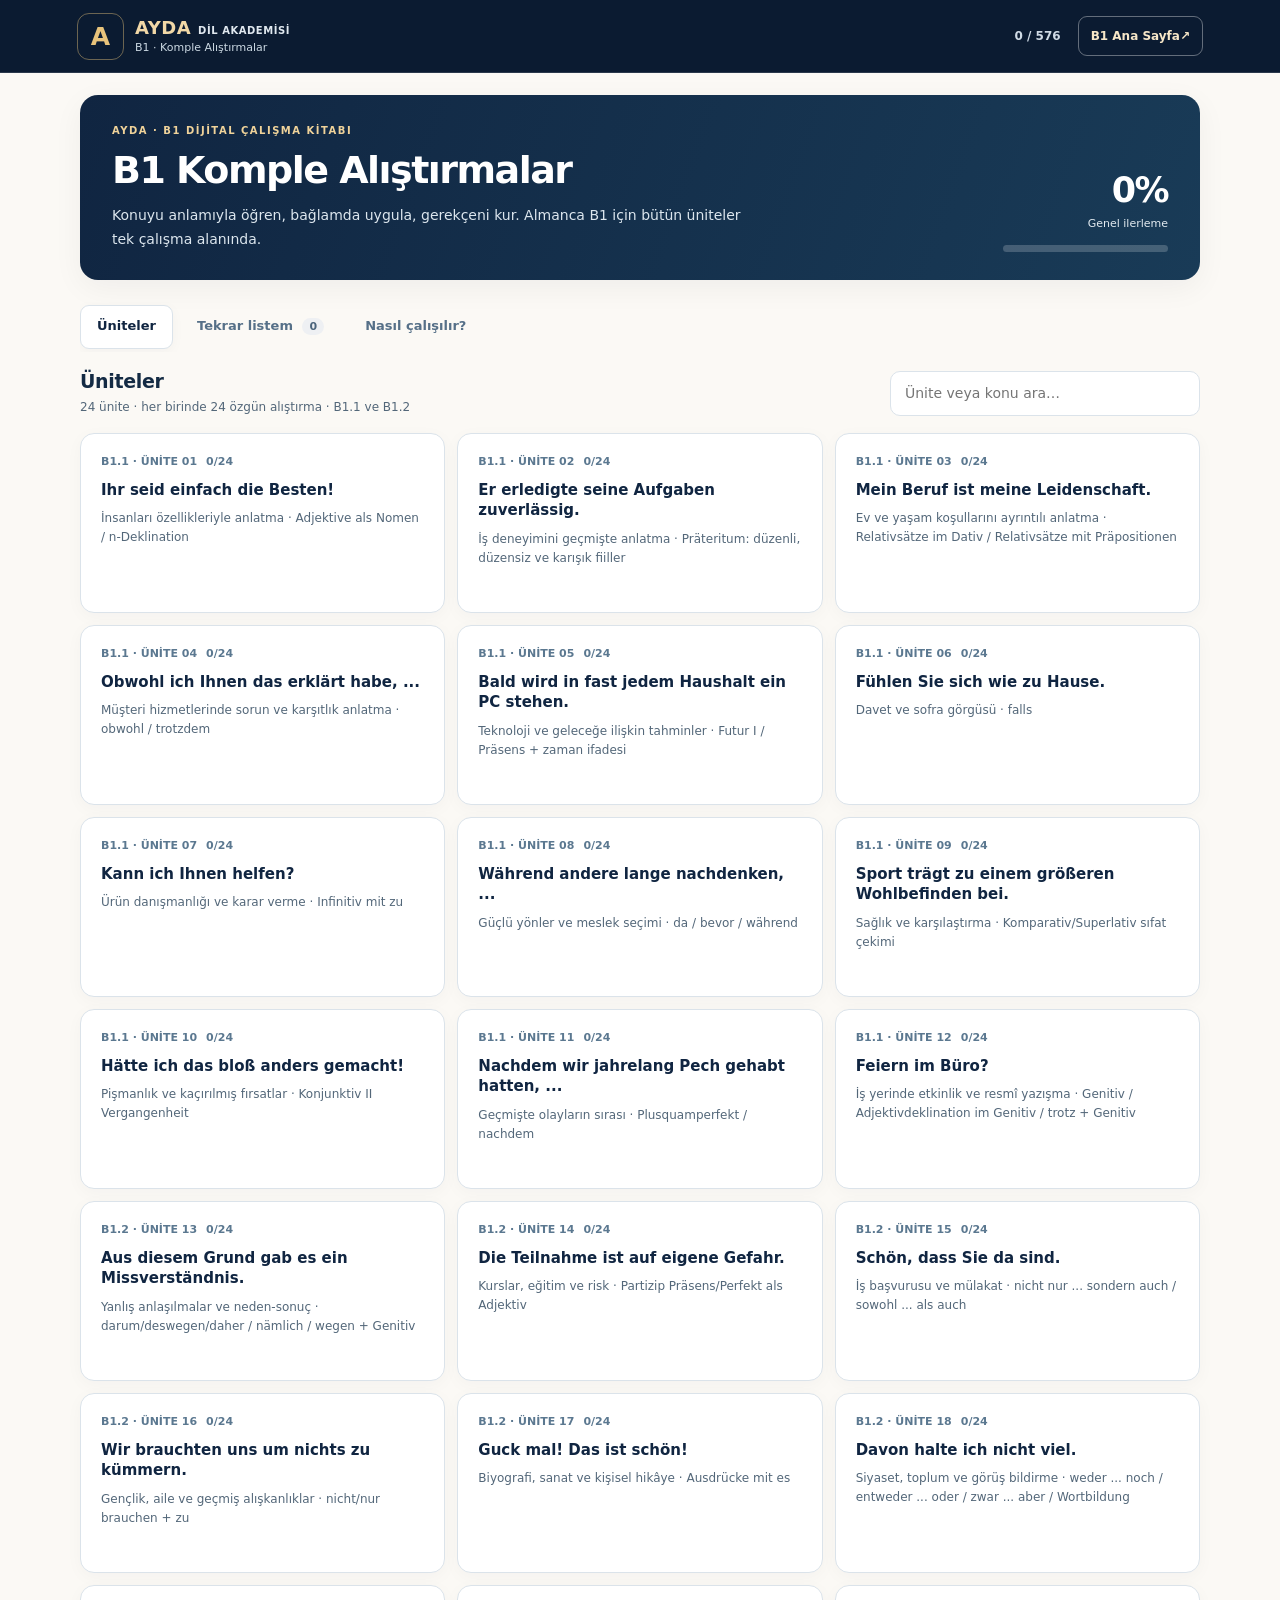
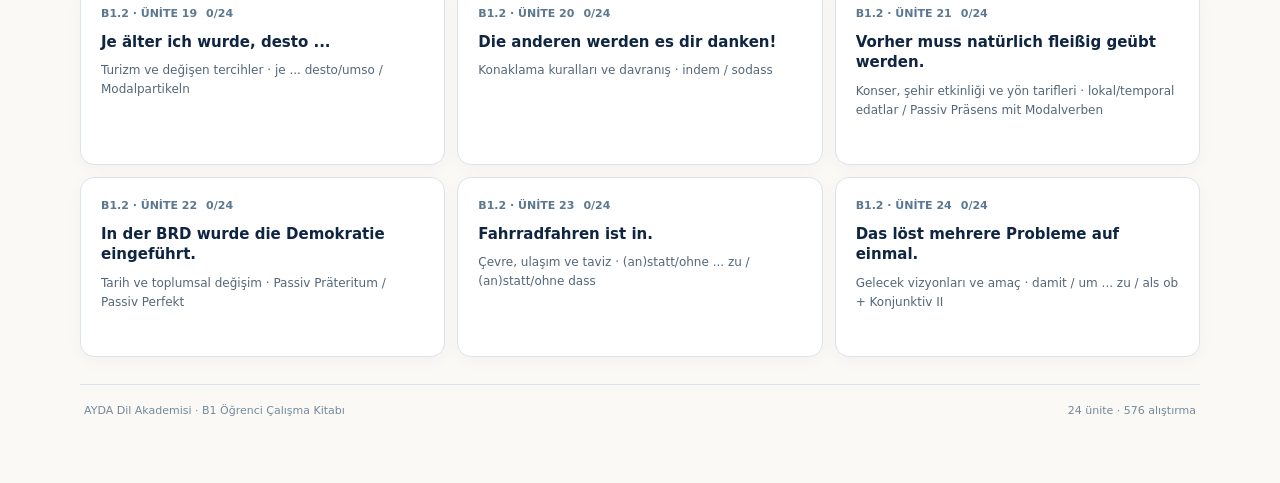
<file: express/index.html>
<!doctype html>
<html lang="tr">
<head>
<meta charset="utf-8">
<meta name="viewport" content="width=device-width, initial-scale=1, viewport-fit=cover">
<meta name="theme-color" content="#0b1b31">
<meta name="description" content="AYDA Dil Akademisi B1 Komple Alıştırmalar: 24 ünite, 576 özgün soru, Türkçe gramer açıklamaları, okuma ve yazma, cevap kontrolü ve tekrar.">
<meta property="og:title" content="AYDA B1 Komple Alıştırmalar">
<meta property="og:description" content="B1 seviyesinde 24 ünite, 576 özgün çalışma ve açıklamalı cevaplar.">
<link rel="icon" href="../favicon.svg" type="image/svg+xml">
<link rel="stylesheet" href="./express.css">
<title>AYDA B1 Komple Alıştırmalar | Öğrenci Çalışma Kitabı</title>
<script defer src="./course-data.js"></script>
<script defer src="./express.js"></script>
</head>
<body>
<a class="skip-link" href="#content">İçeriğe geç</a>
<header class="masthead">
 <div class="mast-inner">
  <a href="../" class="brand" aria-label="AYDA B1 ana sayfası">
   <span class="brand-initial">A</span>
   <span><strong>AYDA <em>DİL AKADEMİSİ</em></strong><small>B1 · Komple Alıştırmalar</small></span>
  </a>
  <div class="mast-right"><span id="globalCounter" aria-label="Tamamlanan sorular">0 / 576</span><a class="back-link" href="../">B1 Ana Sayfa <span aria-hidden="true">↗</span></a></div>
 </div>
</header>
<main id="content" class="container">
 <section class="hero" aria-labelledby="book-title">
  <div class="eyebrow">AYDA · B1 DİJİTAL ÇALIŞMA KİTABI</div>
  <div class="hero-inner">
   <div><h1 id="book-title">B1 Komple Alıştırmalar</h1><p>Konuyu anlamıyla öğren, bağlamda uygula, gerekçeni kur. Almanca B1 için bütün üniteler tek çalışma alanında.</p></div>
   <div class="hero-progress"><strong id="heroPercent">0%</strong><span>Genel ilerleme</span><div class="progress-track"><span id="heroBar"></span></div></div>
  </div>
 </section>
 <nav class="tabs" aria-label="Kitap bölümleri">
  <button type="button" class="tab is-active" data-tab="units" aria-current="page">Üniteler</button>
  <button type="button" class="tab" data-tab="review">Tekrar listem <span id="reviewCount">0</span></button>
  <button type="button" class="tab" data-tab="help">Nasıl çalışılır?</button>
 </nav>
 <div id="app" aria-live="polite"><div class="message-card">B1 üniteleri yükleniyor…</div></div>
 <footer class="foot"><span>AYDA Dil Akademisi · B1 Öğrenci Çalışma Kitabı</span><span>24 ünite · 576 alıştırma</span></footer>
</main>
<dialog id="videoModal" aria-label="Ders videosu" class="video-modal">
 <div class="video-top"><strong id="videoTitle">Ders videosu</strong><button type="button" id="closeVideo" aria-label="Videoyu kapat">✕</button></div>
 <div id="videoContainer"></div>
</dialog>
<div id="toast" class="toast" role="status" aria-live="polite"></div>
<noscript>Bu alıştırma kitabını kullanmak için JavaScript'i etkinleştirin.</noscript>
</body>
</html>
</file>
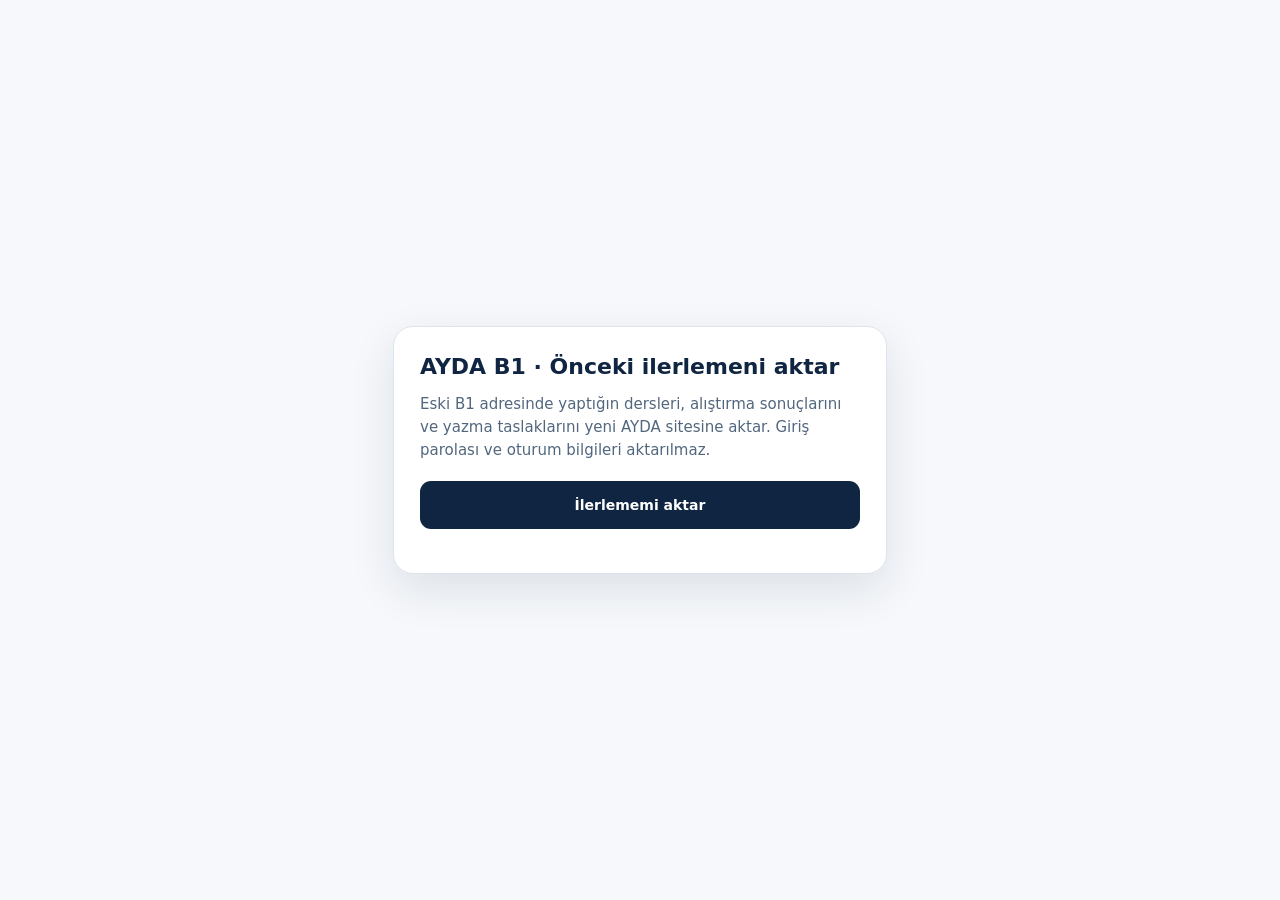
<file: progress-transfer.html>
<!doctype html>
<html lang="tr"><head><meta charset="utf-8"><meta name="viewport" content="width=device-width,initial-scale=1">
<title>AYDA B1 – Eski ilerlemeyi aktar</title>
<style>body{font:15px/1.55 system-ui,Arial,sans-serif;background:#f6f8fb;color:#102541;margin:0;min-height:100dvh;display:grid;place-items:center}.card{width:min(440px,calc(100% - 36px));border-radius:20px;padding:26px;background:#fff;box-shadow:0 16px 45px #1025411c;border:1px solid #dce5ec}h1{font-size:22px;line-height:1.25;margin:0 0 12px}p{color:#52677e;margin:0 0 18px}button{background:#102541;color:#fff;border:0;border-radius:11px;padding:14px 19px;cursor:pointer;min-height:48px;width:100%;font:750 14px system-ui}#status{font-size:13px;font-weight:750;margin-top:14px}</style></head>
<body><main class="card"><h1>AYDA B1 · Önceki ilerlemeni aktar</h1><p>Eski B1 adresinde yaptığın dersleri, alıştırma sonuçlarını ve yazma taslaklarını yeni AYDA sitesine aktar. Giriş parolası ve oturum bilgileri aktarılmaz.</p><button type="button" id="send">İlerlememi aktar</button><p id="status" role="status" aria-live="polite"></p></main>
<script>
(function(){
'use strict';
const keys={'main':'ayda-b1-progress','express':'ayda_b1_express_progress_v1','drafts':'ayda_b1_express_drafts_v1'};
const msg=document.getElementById('status');
document.getElementById('send').addEventListener('click',function(){
  if(!window.opener){msg.textContent='Bu pencereyi yeni AYDA B1 adresindeki “Eski ilerlememi aktar” bağlantısından aç.';return}
  const packet={protocol:'AYDA_B1_PROGRESS_TRANSFER_V1'};let count=0;
  for(const [field,key] of Object.entries(keys)){
    try{const raw=localStorage.getItem(key);if(!raw||raw.length>300000)continue;
      const parsed=JSON.parse(raw);if(!parsed||typeof parsed!=='object'||Array.isArray(parsed))continue;
      packet[field]=raw;count++;
    }catch(e){}
  }
  if(!count){msg.textContent='Bu tarayıcıda eski B1 ilerleme kaydı bulunamadı.';return}
  window.opener.postMessage(packet,'https://www.aydadil.com');
  msg.textContent='Bilgiler gönderildi. Yeni AYDA sekmesine dön ve ilerlemeni kontrol et.';
});
})();
</script></body></html>
</file>
<file: express/express.css>
:root{
 --navy:#0b1b31;--navy2:#102541;--blue:#214d75;--gold:#e8c37b;--gold-light:#fdf5e4;
 --cream:#fbf9f5;--paper:#fff;--ink:#142b44;--muted:#536779;--line:#dbe3ea;--sky:#edf5fb;
 --green:#166b5d;--green-bg:#eaf5f1;--red:#99534c;--red-bg:#fff1ee;--shadow:0 8px 30px #0b1b310d;
 font-family:system-ui,-apple-system,BlinkMacSystemFont,"Segoe UI",Arial,sans-serif;color-scheme:light
}
*{box-sizing:border-box}html{scroll-behavior:smooth;scroll-padding-top:90px}
body{margin:0;min-width:0;background:var(--cream);color:var(--ink);font-size:15px;line-height:1.58}
a{color:inherit}button,input,textarea{font:inherit}button{cursor:pointer;touch-action:manipulation}
button:disabled{opacity:.46;cursor:not-allowed}a,button{-webkit-tap-highlight-color:transparent}
:focus-visible{outline:3px solid #568ab1!important;outline-offset:3px}
.skip-link{position:absolute;z-index:100;left:10px;top:-80px;background:white;padding:12px}.skip-link:focus{top:10px}
.masthead{position:sticky;top:0;z-index:50;background:var(--navy);color:white;border-bottom:1px solid #ffffff21}
.mast-inner{max-width:1170px;min-height:72px;margin:auto;padding:10px 22px;display:flex;justify-content:space-between;align-items:center;gap:20px}
.brand{display:flex;align-items:center;gap:11px;text-decoration:none;min-width:0}
.brand-initial{display:grid;place-items:center;flex:none;width:47px;height:47px;border-radius:12px;color:var(--gold);border:1px solid #e8c37b70;font-size:25px;font-weight:900;line-height:1}
.brand strong{display:block;color:#f1d8a7;font-size:18px;letter-spacing:.03em;line-height:1.35}
.brand em{font-size:10px;font-style:normal;color:#e0e8ef;font-weight:700}
.brand small{display:block;color:#ccd9e3;font-size:11px;line-height:1.35}
.mast-right{display:flex;gap:17px;align-items:center}
#globalCounter{font-size:12px;color:#cfdae5;font-weight:800;white-space:nowrap}
.back-link{border:1px solid #ffffff5c;padding:9px 12px;border-radius:9px;text-decoration:none;font-size:12px;color:#f7e7c8;font-weight:750;white-space:nowrap;min-height:40px;display:inline-flex;align-items:center}
.back-link:hover{background:#ffffff18}
.container{width:min(1120px,calc(100% - 36px));margin:22px auto 46px;min-height:70vh}
.hero{border-radius:18px;padding:28px 32px;color:white;background:linear-gradient(110deg,#102541 0%,#193b57 100%);box-shadow:var(--shadow)}
.eyebrow{font-size:10px;font-weight:850;letter-spacing:.15em;color:#f0d39a}
.hero-inner{display:flex;align-items:flex-end;justify-content:space-between;gap:24px}
.hero h1{font-size:clamp(26px,4vw,38px);line-height:1.13;letter-spacing:-.04em;margin:10px 0 11px;font-weight:850}
.hero p{margin:0;color:#dce6ee;font-size:14px;max-width:655px;line-height:1.75}
.hero-progress{flex:0 0 165px;text-align:right}.hero-progress strong{display:block;font-size:35px;line-height:1.2;letter-spacing:-.045em}.hero-progress span{font-size:11px;color:#e2eaf0}.progress-track{margin-top:10px;height:7px;overflow:hidden;border-radius:80px;background:#ffffff32}.progress-track>span{display:block;height:100%;width:0%;background:var(--gold);transition:width .2s}
.tabs{display:flex;gap:7px;overflow-x:auto;padding:3px 0;margin:22px 0 17px}
.tab{border:1px solid transparent;background:transparent;color:#567088;font-size:13px;font-weight:750;white-space:nowrap;min-height:44px;border-radius:9px;padding:10px 16px}
.tab.is-active{border-color:var(--line);color:var(--navy2);background:#fff;box-shadow:0 3px 13px #0b1b3109}
.tab:hover{background:#f0f3f6}.tab span{border-radius:22px;padding:2px 7px;background:#eef0f3;color:#4c657c;margin-left:5px;font-size:11px}
.section-toolbar{display:flex;align-items:center;justify-content:space-between;gap:20px;margin:0 0 16px}
.section-toolbar h2{font-size:19px;line-height:1.3;letter-spacing:-.018em;margin:0}.section-toolbar p{color:var(--muted);font-size:12px;margin:5px 0 0}
.search-input{display:block;width:min(310px,100%);min-height:45px;background:white;border:1px solid var(--line);border-radius:10px;padding:10px 14px;color:var(--ink);font-size:14px}
.unit-grid{display:grid;grid-template-columns:repeat(3,minmax(0,1fr));gap:12px}
.unit-card{text-align:left;display:flex;flex-direction:column;gap:9px;width:100%;min-width:0;min-height:180px;background:var(--paper);border:1px solid var(--line);border-radius:14px;padding:19px 20px;box-shadow:0 4px 17px #0b1b3108;transition:transform .15s,border-color .15s}
.unit-card:hover{transform:translateY(-2px);border-color:#9aafc1}
.unit-meta{display:flex;justify-content:space-between;align-items:center;gap:9px;color:#5b7890;font-size:11px;font-weight:800}
.unit-title{font-size:15px;font-weight:800;color:var(--navy2);line-height:1.38;overflow-wrap:anywhere}
.unit-detail{font-size:12px;color:var(--muted);line-height:1.55;flex:1}
.unit-track{height:5px;background:#edf0f3;overflow:hidden;border-radius:50px}.unit-track>span{height:100%;width:0%;display:block;background:var(--blue)}.unit-card.complete .unit-track>span{background:var(--green)}
.sheet{border:1px solid var(--line);background:white;border-radius:17px;box-shadow:var(--shadow);overflow:hidden}
.sheet-head{padding:24px 27px;border-bottom:1px solid var(--line)}
.sheet-topline{display:flex;justify-content:space-between;gap:10px;align-items:center}
.mini-label{font-size:12px;font-weight:800;color:#59738a}
.sheet-head h2{font-size:clamp(22px,3vw,29px);letter-spacing:-.025em;margin:14px 0 7px;line-height:1.25}
.sheet-head p{color:var(--muted);font-size:13px;margin:0}
.quiet{border:1px solid #d4e0e9;background:#fff;color:var(--blue);border-radius:9px;padding:9px 12px;font-size:12px;font-weight:750;min-height:40px}
.quiet:hover{background:#f5f8fb}
.lesson{margin:23px 27px;padding:23px;border:1px solid var(--line);background:#f9fbfc;border-radius:13px}
.kicker{font-size:10px;letter-spacing:.095em;font-weight:850;text-transform:uppercase;color:#51708a}
.lesson h3{font-size:17px;line-height:1.35;color:var(--navy2);margin:8px 0 10px}
.lesson p{color:#284158;font-size:14px;line-height:1.8;margin:8px 0}
.logic{background:white;border-left:3px solid var(--gold);padding:12px 14px;border-radius:0 9px 9px 0;margin:17px 0 12px}
.logic strong{color:var(--navy2);font-size:13px}.logic p{margin:5px 0 0}
.rule-grid{display:grid;grid-template-columns:repeat(2,minmax(0,1fr));gap:10px;margin:14px 0}
.rule{padding:13px 15px;background:white;border:1px solid #e1e7ed;border-radius:9px}.rule strong{font-size:12px;color:#214d75}.rule p{font-size:12px;margin:5px 0;line-height:1.65}
.rule.warning{background:#fffbf6;border-color:#ecdcc6}
.example-list{list-style:none;margin:16px 0 0;padding:0}
.example-list li{display:flex;align-items:center;gap:9px;justify-content:space-between;border-top:1px dashed #d8e2ea;padding:10px 0}
.example-list strong{display:block;font-size:14px;line-height:1.5}.example-list small{display:block;color:#647b8f;font-size:12px;margin-top:3px}
.sound-btn{border:1px solid #cfdee9;background:white;color:var(--blue);font-size:11px;font-weight:750;padding:7px 11px;border-radius:8px;min-height:36px;flex-shrink:0}
.videos{display:flex;gap:8px;flex-wrap:wrap;margin-top:16px}
.video-btn{border:1px solid #ccdae5;background:white;color:var(--blue);font-size:12px;font-weight:750;border-radius:9px;padding:9px 11px;min-height:42px;max-width:100%;text-align:left}
.video-btn:hover{background:#f3f8fb}
.practice{padding:0 27px 27px}.practice-top{display:flex;justify-content:space-between;align-items:center;gap:15px}.practice-top h3{font-size:17px;margin:15px 0}.practice-count{font-size:12px;color:var(--muted)}
.step-grid{display:grid;grid-template-columns:repeat(12,minmax(0,1fr));gap:6px;margin:0 0 18px}
.step{background:#fff;border:1px solid #d9e3eb;color:#5c7185;font-size:11px;font-weight:800;border-radius:7px;min-height:35px;padding:4px}
.step.current{background:var(--navy2);border-color:var(--navy2);color:white}.step.correct{background:var(--green-bg);color:var(--green);border-color:#abdbcc}.step.wrong{background:var(--red-bg);color:var(--red);border-color:#eac8c3}.step.self{background:#edf5fb;color:var(--blue);border-color:#c6dbe9}
.question{border:1px solid #d5e1ea;border-radius:13px;padding:23px;background:white}
.question-heading{display:flex;justify-content:space-between;gap:10px;align-items:center;flex-wrap:wrap;margin-bottom:12px}
.question-kind{font-size:12px;color:#426680;font-weight:750}.question-num{font-size:11px;color:#6b8193;font-weight:800}
.question h4{font-size:clamp(16px,2.4vw,19px);line-height:1.65;color:var(--navy2);font-weight:780;margin:0 0 18px;overflow-wrap:anywhere}
.choice-list{display:grid;gap:9px}.choice{width:100%;display:flex;align-items:center;gap:11px;text-align:left;border:1px solid #d6e1e9;background:#fff;border-radius:9px;padding:11px 13px;min-height:47px;color:#284158}
.choice.selected{background:var(--sky);border-color:var(--blue)}.choice:hover{background:#f7f9fb}
.choice-key{width:26px;height:26px;flex:none;display:grid;place-items:center;border-radius:7px;background:#eef2f5;color:#3f5971;font-size:11px;font-weight:800}
.answer-input{width:100%;background:white;color:var(--ink);padding:13px 14px;border:1px solid #c6d5e1;border-radius:10px;min-height:48px;font-size:15px}
.answer-textarea{width:100%;background:white;color:var(--ink);padding:13px 14px;border:1px solid #c6d5e1;border-radius:10px;min-height:135px;resize:vertical;font-size:15px;line-height:1.8}
.piece-pool,.piece-answer{display:flex;flex-wrap:wrap;align-items:center;gap:8px;padding:10px;min-height:48px;border:1px dashed #c4d4e1;border-radius:9px;margin:10px 0 13px}
.piece-answer{background:#f7fafc}.piece{padding:8px 11px;border:1px solid #c9d9e5;background:white;color:var(--ink);border-radius:8px;font-size:13px;min-height:38px}
.piece:disabled{opacity:.26}.blank-note{color:#7b90a1;font-size:12px}
.context-reading{border-left:3px solid #acc2d2;background:#f4f7fa;border-radius:0 9px 9px 0;color:#304b63;line-height:1.85;font-size:14px;white-space:pre-wrap;padding:15px 17px;margin:0 0 16px}
.visual{font-size:27px;padding:9px 14px;border:1px solid #e7eff5;border-radius:11px;background:#f8fafc;display:inline-block;margin-bottom:14px}
.actions{display:flex;gap:9px;flex-wrap:wrap;margin-top:18px}
.btn-primary,.btn-secondary{border-radius:9px;min-height:44px;padding:10px 15px;font-size:13px;font-weight:780}
.btn-primary{background:var(--blue);color:white;border:1px solid var(--blue)}.btn-primary:hover{background:#153c5c}
.btn-secondary{background:white;color:var(--blue);border:1px solid #d2e0e9}.btn-secondary:hover{background:#f3f7fa}
.response{margin-top:16px;border:1px solid #c6d9e8;background:#f4f9fc;border-radius:10px;padding:15px 17px;color:#274b68;font-size:13px;line-height:1.75}
.response strong{display:block;margin:0 0 5px;font-size:14px}.response p{margin:5px 0}.response.good{background:var(--green-bg);border-color:#b5dacc;color:#155c50}.response.bad{background:var(--red-bg);border-color:#edc6c0;color:#8d4540}
.response .actions{margin-top:11px}
.sheet-footer{padding:18px 27px;border-top:1px solid var(--line);display:flex;align-items:center;justify-content:space-between;gap:12px}
.section-divider{margin:0 27px;border-top:1px solid var(--line)}
.extra-sections{padding:19px 27px 28px}.extra-sections details{border:1px solid var(--line);border-radius:11px;background:#fff;margin:0 0 10px}
.extra-sections summary{padding:13px 15px;font-weight:800;font-size:14px;cursor:pointer;color:var(--navy2)}.detail-body{padding:4px 16px 17px;color:#344f65;font-size:14px;line-height:1.8}
.detail-body p{margin:7px 0}.phrases{display:flex;flex-wrap:wrap;gap:7px;margin:12px 0}.phrase{padding:6px 10px;background:#f0f5f8;border-radius:7px;color:#214d75;font-size:12px}
.message-card{border:1px solid var(--line);background:white;border-radius:13px;padding:27px;color:var(--muted)}
.message-card h2{color:var(--navy2);margin:0 0 8px}.message-card p{margin:9px 0}
.review-list{display:grid;gap:9px}.review-item{display:flex;align-items:center;justify-content:space-between;gap:12px;background:white;border:1px solid var(--line);border-radius:12px;padding:14px 18px}
.review-item strong{font-size:13px;display:block}.review-item small{font-size:11px;color:var(--muted);display:block;margin-top:4px}
.foot{display:flex;justify-content:space-between;gap:12px;color:#74899b;font-size:11px;margin-top:27px;padding:17px 4px;border-top:1px solid var(--line)}
.video-modal{padding:0;max-height:92dvh;width:min(950px,calc(100vw - 28px));border:0;border-radius:14px;box-shadow:0 25px 90px #071c30aa}
.video-modal::backdrop{background:#081a2cc7}.video-top{background:#102541;color:white;display:flex;align-items:center;justify-content:space-between;gap:12px;padding:13px 16px}
.video-top strong{font-size:14px}.video-top button{width:39px;height:39px;flex:none;background:#ffffff17;border:1px solid #ffffff4a;border-radius:9px;color:white}
.video-modal iframe{display:block;width:100%;height:min(68vh,520px);border:0}.toast{position:fixed;left:50%;bottom:22px;transform:translateX(-50%);max-width:calc(100% - 30px);background:var(--navy2);color:white;padding:11px 17px;border-radius:9px;font-size:12px;font-weight:750;box-shadow:0 12px 28px #0b1b3152;z-index:70;opacity:0;pointer-events:none;transition:opacity .2s}.toast.show{opacity:1}
@media(max-width:920px){.unit-grid{grid-template-columns:repeat(2,minmax(0,1fr))}.step-grid{grid-template-columns:repeat(8,minmax(0,1fr))}}
@media(max-width:620px){
 body{font-size:15px}.mast-inner{min-height:63px;padding:8px 13px;gap:9px}
 .brand-initial{width:39px;height:39px;font-size:22px}.brand strong{font-size:16px}.brand em{display:none}.brand small{font-size:10px}.mast-right #globalCounter{display:none}.back-link{font-size:11px;padding:8px}
 .container{width:calc(100% - 24px);margin:13px auto 27px}.hero{padding:22px 19px;border-radius:14px}.hero-inner{display:block}
 .hero h1{font-size:27px;margin:9px 0}.hero p{font-size:13px}
 .hero-progress{text-align:left;margin-top:18px}.hero-progress strong{font-size:24px;display:inline;margin-right:10px}.hero-progress span{font-size:11px}
 .tabs{margin:16px 0 13px}.tab{padding:9px 12px}
 .section-toolbar{display:block}.search-input{width:100%;margin-top:12px}
 .unit-grid{grid-template-columns:1fr;gap:9px}.unit-card{min-height:135px;padding:15px 17px}
 .sheet-head{padding:17px}.sheet-head h2{font-size:22px}.sheet-head p{font-size:12px}
 .lesson{margin:15px;padding:16px 14px}.rule-grid{grid-template-columns:1fr}
 .practice{padding:0 13px 18px}.step-grid{grid-template-columns:repeat(8,minmax(0,1fr));gap:5px}.step{min-height:35px}
 .question{padding:15px}.question h4{font-size:16px}
 .sheet-footer{padding:13px;gap:9px}.sheet-footer>*{flex:1}
 .section-divider{margin:0 13px}.extra-sections{padding:14px 13px 18px}.review-item{flex-direction:column;align-items:flex-start}.review-item button{align-self:flex-end}
 .foot{display:block}
}
@media(max-width:360px){.brand strong{font-size:14px}.back-link{padding:7px;font-size:10px}.step-grid{grid-template-columns:repeat(6,minmax(0,1fr))}.hero h1{font-size:24px}.question{padding:13px}.lesson{padding:13px}}
@media(prefers-reduced-motion:reduce){html{scroll-behavior:auto}*,*:before,*:after{transition:none!important;animation:none!important}}
@media print{.masthead,.tabs,.actions,.step-grid,.sheet-footer,.foot,.sound-btn,.videos,.back-link{display:none!important}body{background:white}.container{width:100%;margin:0}.hero{background:white;color:#142b44;padding:10px 0;box-shadow:none}.hero p{color:#536779}.sheet{box-shadow:none}.lesson,.question{break-inside:avoid}}
</file>
